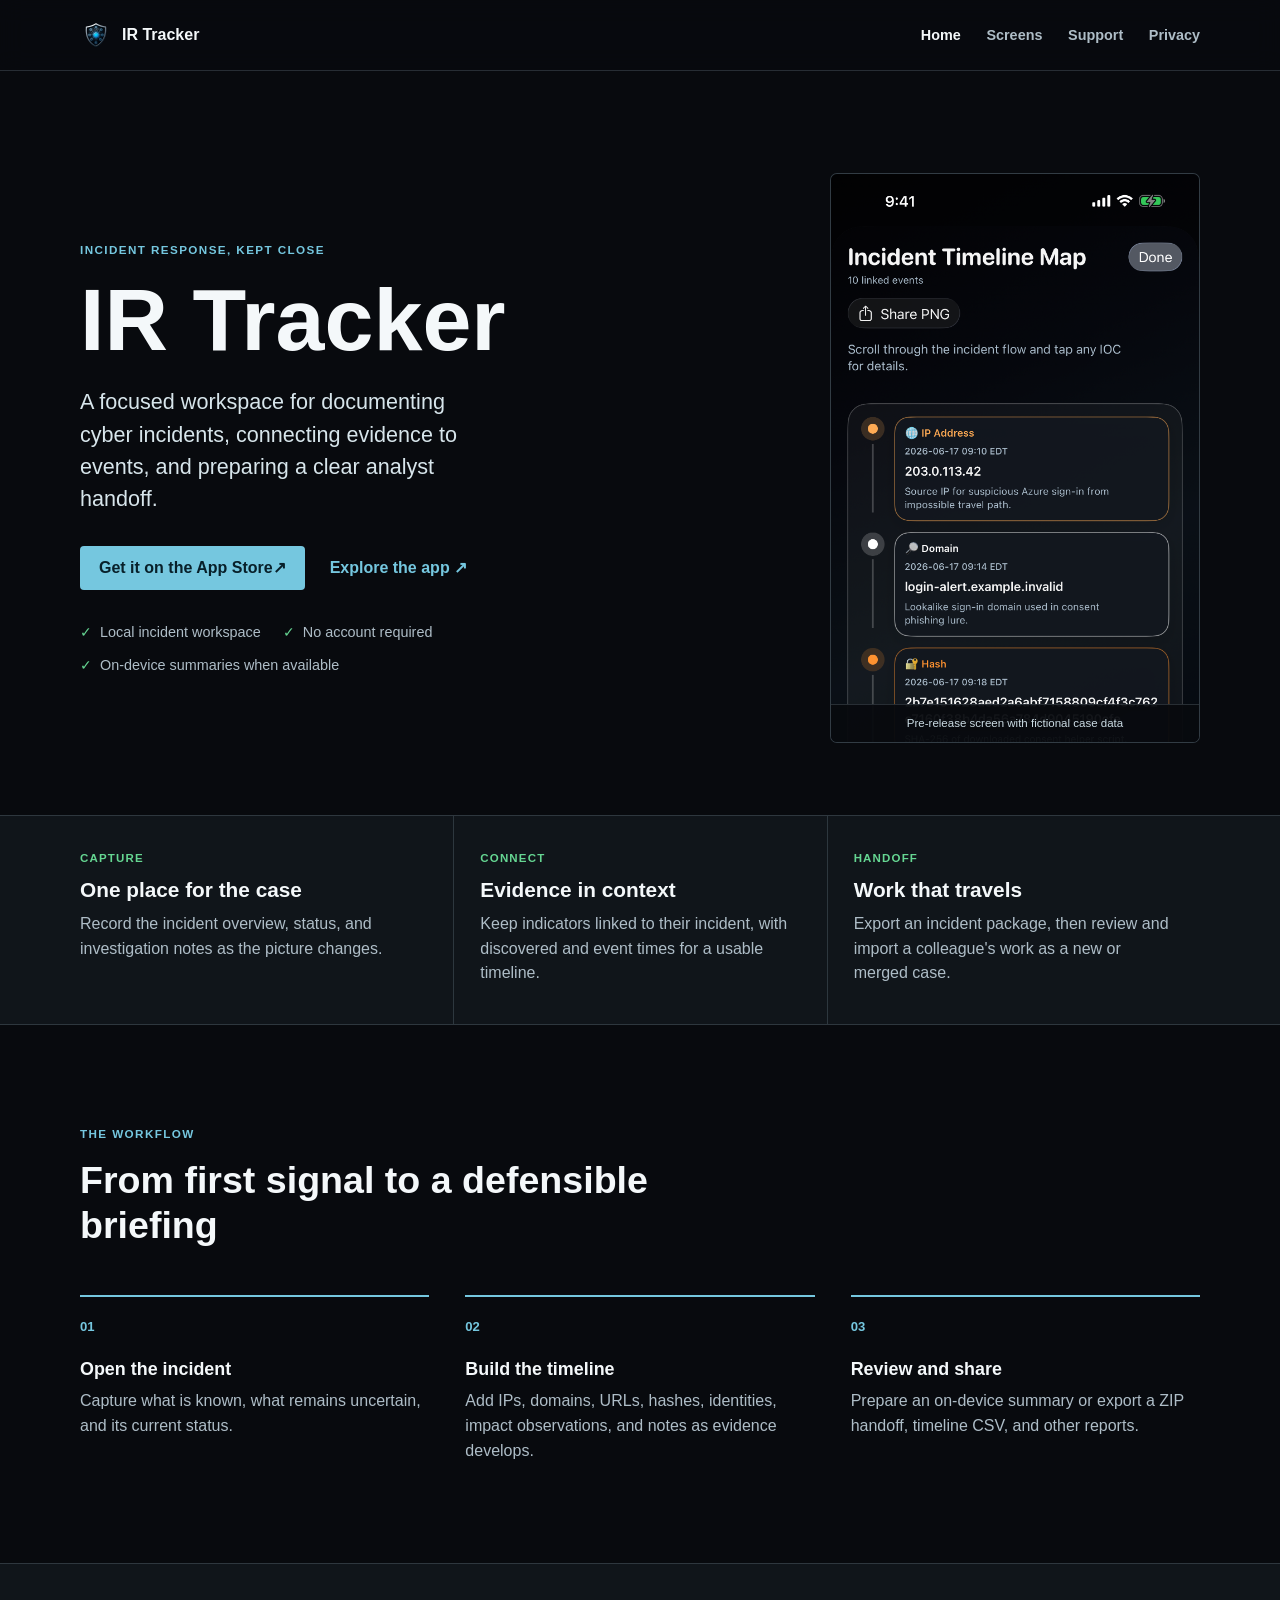
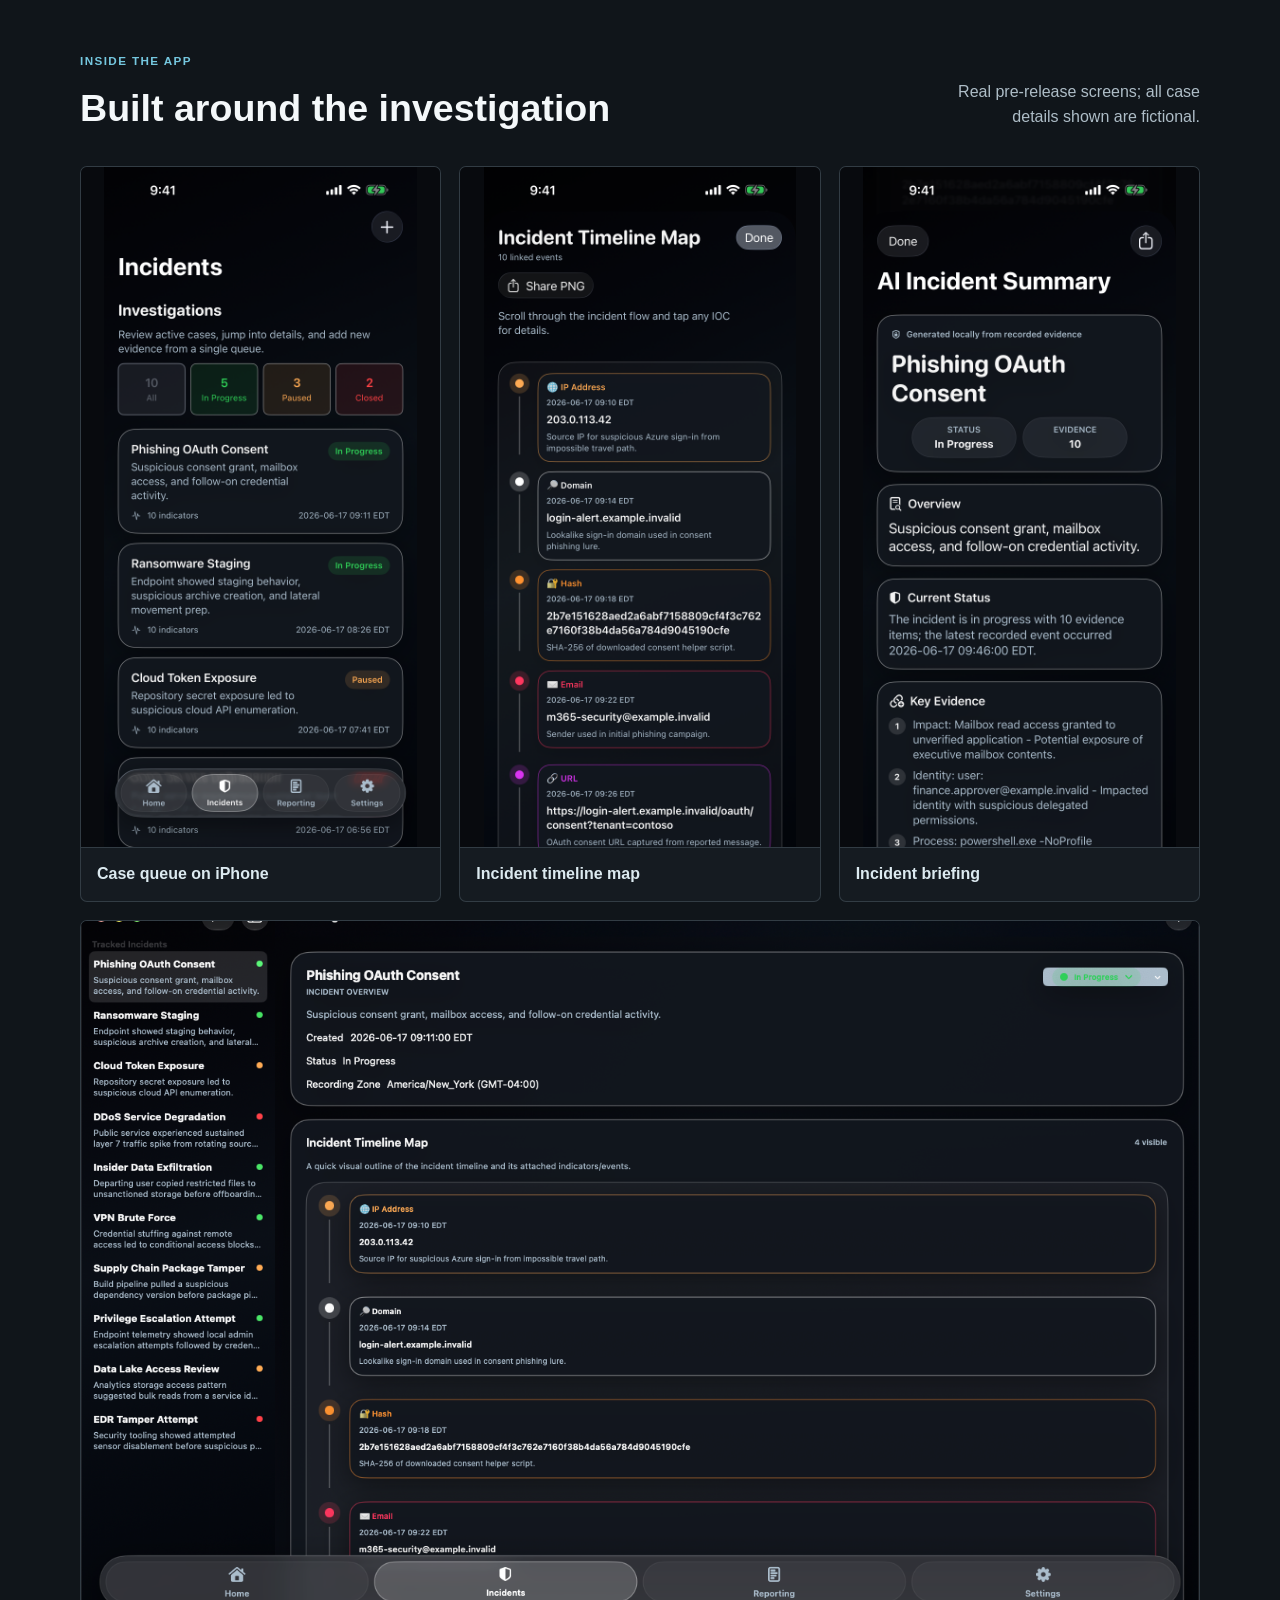
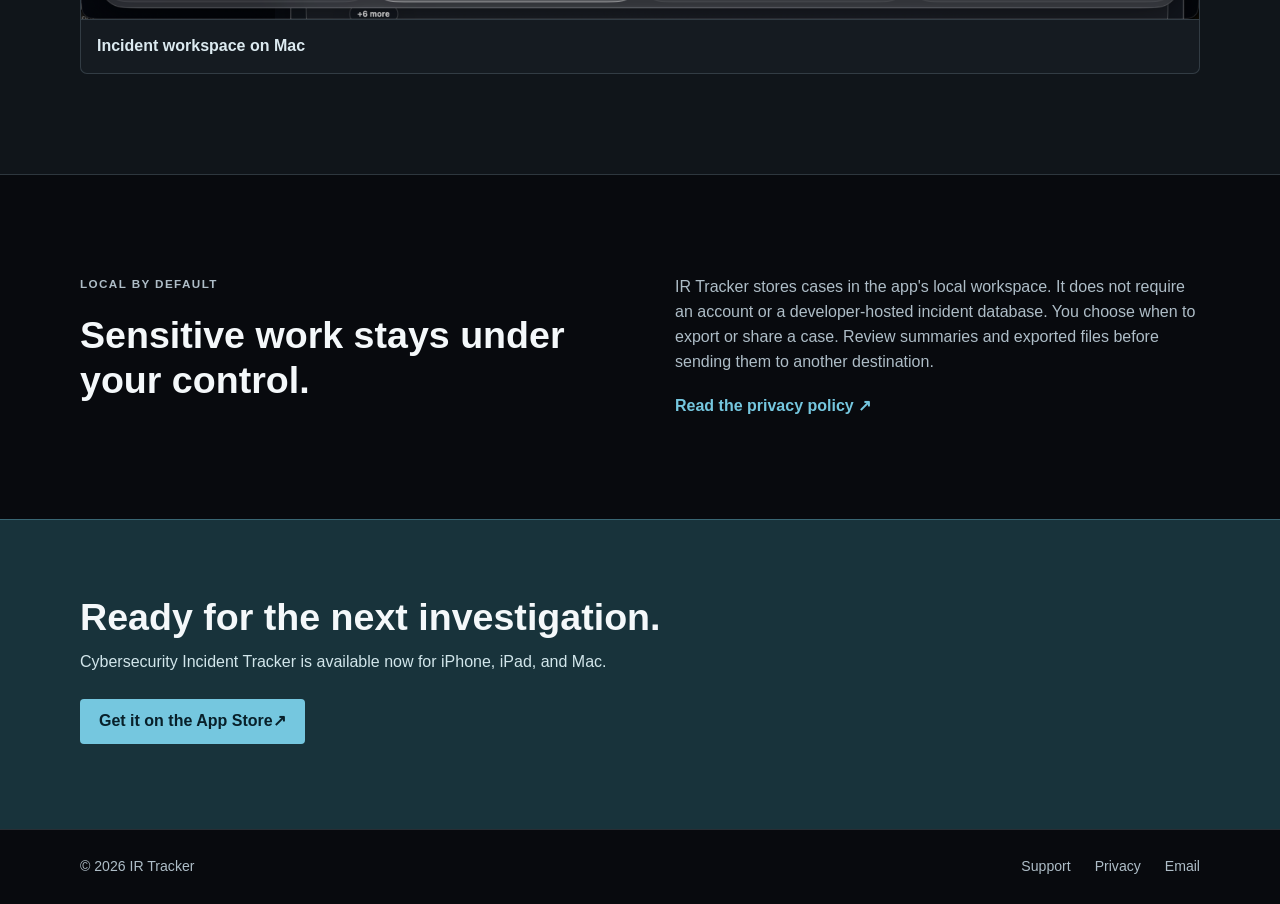
<file: index.html>
<!doctype html>
<html lang="en">
<head>
  <meta charset="utf-8">
  <meta name="viewport" content="width=device-width, initial-scale=1, viewport-fit=cover">
  <meta name="description" content="IR Tracker is a local-first incident response workspace for cases, evidence, timelines, on-device summaries, and analyst handoffs. Available now for iPhone, iPad, and Mac on the App Store.">
  <meta property="og:type" content="website">
  <meta property="og:title" content="IR Tracker | Cybersecurity Incident Tracker">
  <meta property="og:description" content="Keep the investigation, evidence, and handoff in one place.">
  <title>IR Tracker | Cybersecurity Incident Tracker</title>
  <link rel="icon" type="image/png" href="assets/app-icon.png">
  <link rel="apple-touch-icon" href="assets/app-icon.png">
  <link rel="stylesheet" href="styles.css?v=2">
</head>
<body>
  <header class="site-header">
    <div class="wrap header-inner">
      <a class="brand" href="index.html" aria-label="IR Tracker home"><img src="assets/app-icon.png" width="32" height="32" alt=""><span>IR Tracker</span></a>
      <nav aria-label="Main navigation"><a href="index.html" aria-current="page">Home</a><a href="#screens">Screens</a><a href="support.html">Support</a><a href="privacy.html">Privacy</a></nav>
    </div>
  </header>

  <main>
    <section class="intro wrap">
      <div class="intro-copy">
        <p class="eyebrow">Incident response, kept close</p>
        <h1>IR Tracker</h1>
        <p class="lead">A focused workspace for documenting cyber incidents, connecting evidence to events, and preparing a clear analyst handoff.</p>
        <div class="intro-actions"><a class="button" href="https://apps.apple.com/us/app/cybersecurity-incident-tracker/id6794006064" aria-label="Get Cybersecurity Incident Tracker on the App Store">Get it on the App Store <span aria-hidden="true">↗</span></a><a class="text-link" href="#screens">Explore the app <span aria-hidden="true">↗</span></a></div>
        <ul class="trust-list"><li>Local incident workspace</li><li>No account required</li><li>On-device summaries when available</li></ul>
      </div>
      <div class="intro-preview"><img src="assets/timeline.png" width="1320" height="2868" alt="IR Tracker timeline map connecting indicators and events for a fictional incident"><span>Pre-release screen with fictional case data</span></div>
    </section>

    <section class="feature-band">
      <div class="wrap feature-grid">
        <article><span class="feature-label">Capture</span><h2>One place for the case</h2><p>Record the incident overview, status, and investigation notes as the picture changes.</p></article>
        <article><span class="feature-label">Connect</span><h2>Evidence in context</h2><p>Keep indicators linked to their incident, with discovered and event times for a usable timeline.</p></article>
        <article><span class="feature-label">Handoff</span><h2>Work that travels</h2><p>Export an incident package, then review and import a colleague's work as a new or merged case.</p></article>
      </div>
    </section>

    <section class="section wrap workflow" id="workflow">
      <p class="eyebrow">The workflow</p><h2>From first signal to a defensible briefing</h2>
      <div class="steps"><div><span>01</span><h3>Open the incident</h3><p>Capture what is known, what remains uncertain, and its current status.</p></div><div><span>02</span><h3>Build the timeline</h3><p>Add IPs, domains, URLs, hashes, identities, impact observations, and notes as evidence develops.</p></div><div><span>03</span><h3>Review and share</h3><p>Prepare an on-device summary or export a ZIP handoff, timeline CSV, and other reports.</p></div></div>
    </section>

    <section class="screens-band" id="screens"><div class="wrap"><div class="section-heading"><div><p class="eyebrow">Inside the app</p><h2>Built around the investigation</h2></div><p>Real pre-release screens; all case details shown are fictional.</p></div><div class="screen-grid"><figure><img src="assets/incident.png" width="1320" height="2868" loading="lazy" alt="iPhone incident queue showing status and evidence counts for fictional cases"><figcaption>Case queue on iPhone</figcaption></figure><figure><img src="assets/timeline.png" width="1320" height="2868" loading="lazy" alt="iPhone timeline map showing evidence connected to a fictional incident"><figcaption>Incident timeline map</figcaption></figure><figure><img src="assets/summary.png" width="1320" height="2868" loading="lazy" alt="iPhone incident briefing with status, evidence, impact, and next action"><figcaption>Incident briefing</figcaption></figure><figure class="mac-screen"><img src="assets/mac-incident.png" width="1440" height="900" loading="lazy" alt="Mac incident workspace with case list and detailed timeline map"><figcaption>Incident workspace on Mac</figcaption></figure></div></div></section>

    <section class="section wrap privacy-note"><div><p class="eyebrow">Local by default</p><h2>Sensitive work stays under your control.</h2></div><div><p>IR Tracker stores cases in the app's local workspace. It does not require an account or a developer-hosted incident database. You choose when to export or share a case. Review summaries and exported files before sending them to another destination.</p><a class="text-link" href="privacy.html">Read the privacy policy <span aria-hidden="true">↗</span></a></div></section>
    <section class="closing"><div class="wrap"><h2>Ready for the next investigation.</h2><p>Cybersecurity Incident Tracker is available now for iPhone, iPad, and Mac.</p><a href="https://apps.apple.com/us/app/cybersecurity-incident-tracker/id6794006064" class="button" aria-label="Get Cybersecurity Incident Tracker on the App Store">Get it on the App Store <span aria-hidden="true">↗</span></a></div></section>
  </main>
  <footer><div class="wrap footer-inner"><span>© 2026 IR Tracker</span><div><a href="support.html">Support</a><a href="privacy.html">Privacy</a><a href="mailto:cyberirtracker@gmail.com">Email</a></div></div></footer>
</body>
</html>
</file>
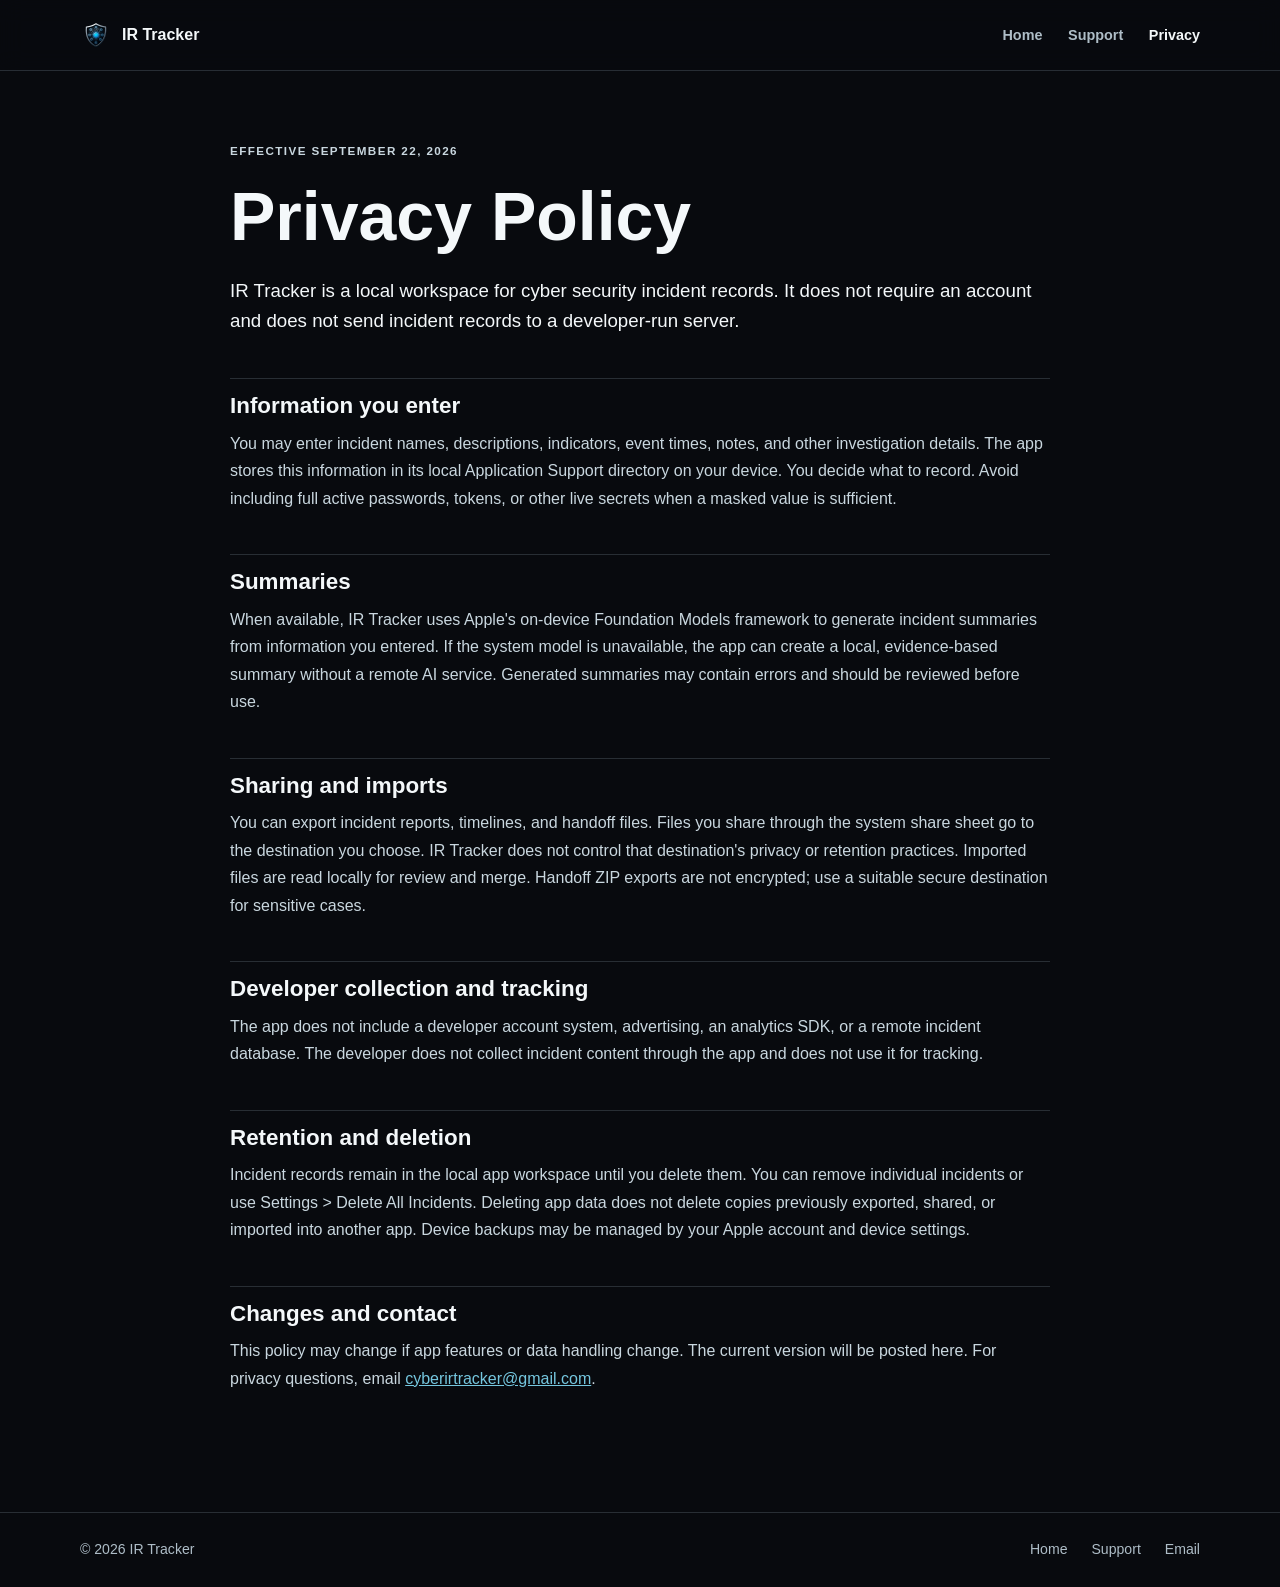
<file: privacy.html>
<!doctype html><html lang="en"><head><meta charset="utf-8"><meta name="viewport" content="width=device-width, initial-scale=1, viewport-fit=cover"><meta name="description" content="Privacy policy for IR Tracker."><title>Privacy Policy | IR Tracker</title><link rel="icon" type="image/png" href="assets/app-icon.png"><link rel="stylesheet" href="styles.css"></head><body>
<header class="site-header"><div class="wrap header-inner"><a class="brand" href="index.html"><img src="assets/app-icon.png" width="32" height="32" alt=""><span>IR Tracker</span></a><nav aria-label="Main navigation"><a href="index.html">Home</a><a href="support.html">Support</a><a href="privacy.html" aria-current="page">Privacy</a></nav></div></header>
<main class="document wrap"><p class="eyebrow">Effective September 22, 2026</p><h1>Privacy Policy</h1><p class="document-lead">IR Tracker is a local workspace for cyber security incident records. It does not require an account and does not send incident records to a developer-run server.</p>
<h2>Information you enter</h2><p>You may enter incident names, descriptions, indicators, event times, notes, and other investigation details. The app stores this information in its local Application Support directory on your device. You decide what to record. Avoid including full active passwords, tokens, or other live secrets when a masked value is sufficient.</p>
<h2>Summaries</h2><p>When available, IR Tracker uses Apple's on-device Foundation Models framework to generate incident summaries from information you entered. If the system model is unavailable, the app can create a local, evidence-based summary without a remote AI service. Generated summaries may contain errors and should be reviewed before use.</p>
<h2>Sharing and imports</h2><p>You can export incident reports, timelines, and handoff files. Files you share through the system share sheet go to the destination you choose. IR Tracker does not control that destination's privacy or retention practices. Imported files are read locally for review and merge. Handoff ZIP exports are not encrypted; use a suitable secure destination for sensitive cases.</p>
<h2>Developer collection and tracking</h2><p>The app does not include a developer account system, advertising, an analytics SDK, or a remote incident database. The developer does not collect incident content through the app and does not use it for tracking.</p>
<h2>Retention and deletion</h2><p>Incident records remain in the local app workspace until you delete them. You can remove individual incidents or use Settings &gt; Delete All Incidents. Deleting app data does not delete copies previously exported, shared, or imported into another app. Device backups may be managed by your Apple account and device settings.</p>
<h2>Changes and contact</h2><p>This policy may change if app features or data handling change. The current version will be posted here. For privacy questions, email <a href="mailto:cyberirtracker@gmail.com">cyberirtracker@gmail.com</a>.</p></main>
<footer><div class="wrap footer-inner"><span>© 2026 IR Tracker</span><div><a href="index.html">Home</a><a href="support.html">Support</a><a href="mailto:cyberirtracker@gmail.com">Email</a></div></div></footer></body></html>
</file>
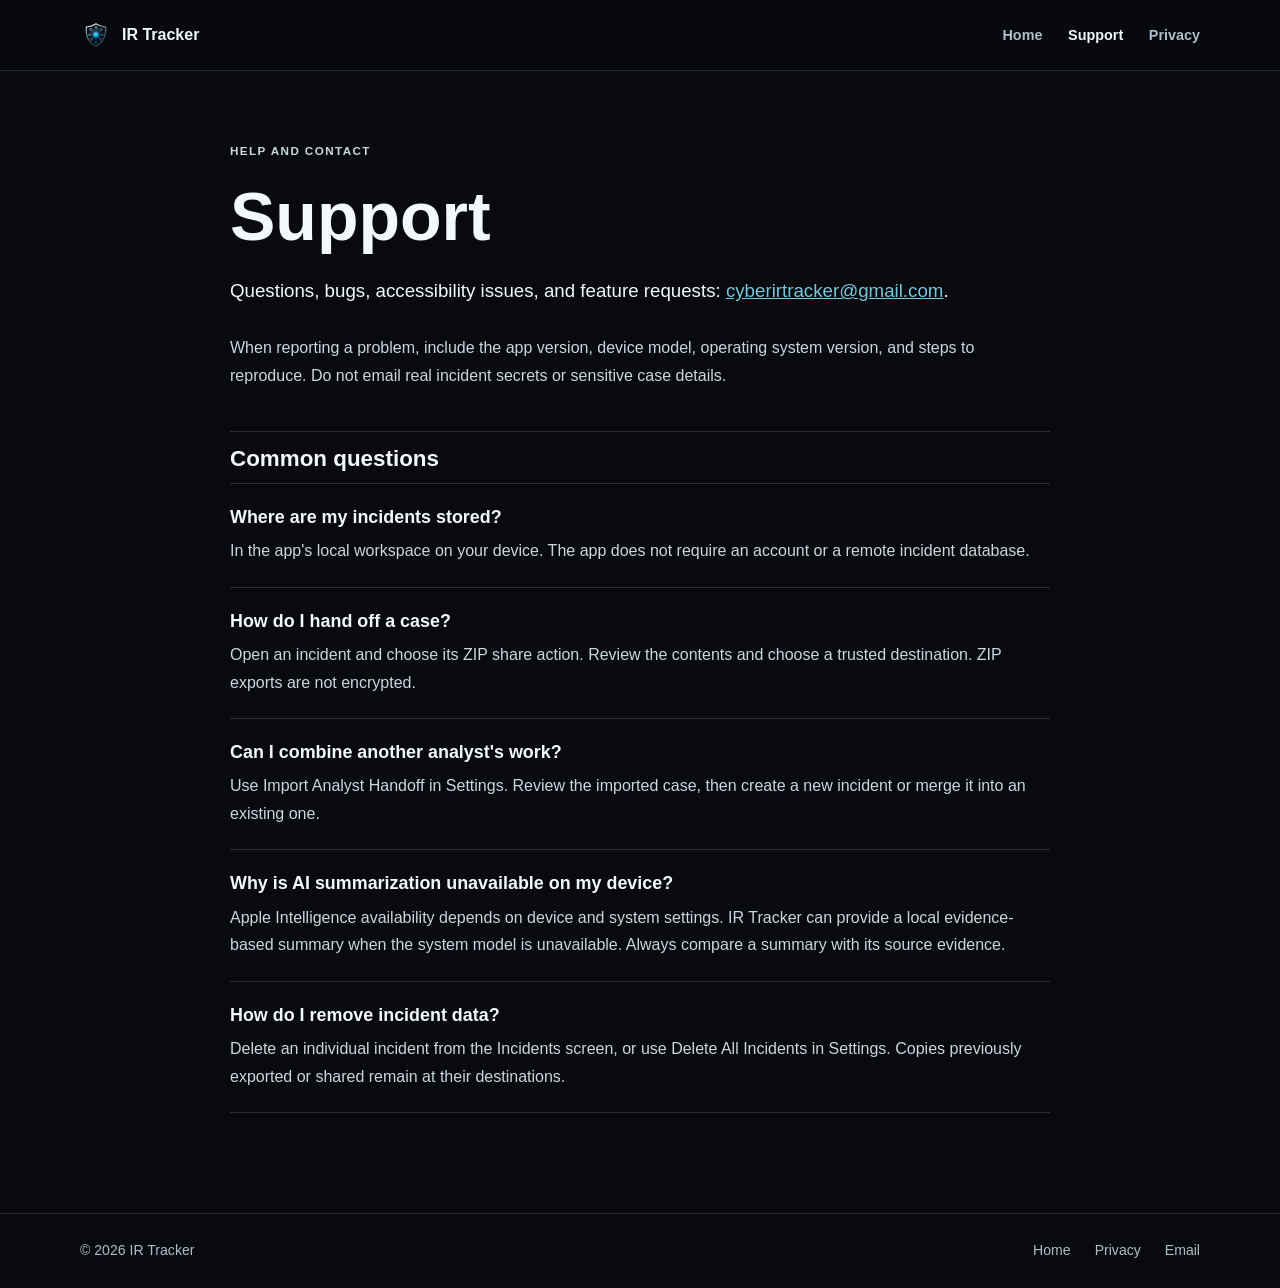
<file: support.html>
<!doctype html><html lang="en"><head><meta charset="utf-8"><meta name="viewport" content="width=device-width, initial-scale=1, viewport-fit=cover"><meta name="description" content="Support and common questions for IR Tracker."><title>Support | IR Tracker</title><link rel="icon" type="image/png" href="assets/app-icon.png"><link rel="stylesheet" href="styles.css"></head><body>
<header class="site-header"><div class="wrap header-inner"><a class="brand" href="index.html"><img src="assets/app-icon.png" width="32" height="32" alt=""><span>IR Tracker</span></a><nav aria-label="Main navigation"><a href="index.html">Home</a><a href="support.html" aria-current="page">Support</a><a href="privacy.html">Privacy</a></nav></div></header>
<main class="document wrap"><p class="eyebrow">Help and contact</p><h1>Support</h1><p class="document-lead">Questions, bugs, accessibility issues, and feature requests: <a href="mailto:cyberirtracker@gmail.com">cyberirtracker@gmail.com</a>.</p><p>When reporting a problem, include the app version, device model, operating system version, and steps to reproduce. Do not email real incident secrets or sensitive case details.</p>
<h2>Common questions</h2><div class="faq"><section><h3>Where are my incidents stored?</h3><p>In the app's local workspace on your device. The app does not require an account or a remote incident database.</p></section><section><h3>How do I hand off a case?</h3><p>Open an incident and choose its ZIP share action. Review the contents and choose a trusted destination. ZIP exports are not encrypted.</p></section><section><h3>Can I combine another analyst's work?</h3><p>Use Import Analyst Handoff in Settings. Review the imported case, then create a new incident or merge it into an existing one.</p></section><section><h3>Why is AI summarization unavailable on my device?</h3><p>Apple Intelligence availability depends on device and system settings. IR Tracker can provide a local evidence-based summary when the system model is unavailable. Always compare a summary with its source evidence.</p></section><section><h3>How do I remove incident data?</h3><p>Delete an individual incident from the Incidents screen, or use Delete All Incidents in Settings. Copies previously exported or shared remain at their destinations.</p></section></div></main>
<footer><div class="wrap footer-inner"><span>© 2026 IR Tracker</span><div><a href="index.html">Home</a><a href="privacy.html">Privacy</a><a href="mailto:cyberirtracker@gmail.com">Email</a></div></div></footer></body></html>
</file>
<file: styles.css>
:root{color-scheme:dark;--bg:#080a0e;--surface:#151b21;--surface2:#1c252b;--text:#f4f8fa;--muted:#aebdc7;--line:rgba(180,211,225,.18);--cyan:#75c7df;--green:#65d692;--amber:#e9bd69}
*{box-sizing:border-box}
html{scroll-behavior:smooth}
body{margin:0;background:var(--bg);color:var(--text);font:16px/1.55 "Avenir Next","SF Pro Display","Segoe UI",sans-serif;-webkit-text-size-adjust:100%}
img{max-width:100%;display:block}
a{color:var(--cyan)}
a:hover{color:#b0e8f5}
a:focus-visible{outline:2px solid var(--amber);outline-offset:4px}
.wrap{width:min(1120px,calc(100% - 40px));margin-inline:auto}
.site-header{position:sticky;top:0;z-index:10;background:rgba(8,10,14,.93);border-bottom:1px solid var(--line);backdrop-filter:blur(12px);padding-top:env(safe-area-inset-top,0px)}
.header-inner{min-height:70px;display:flex;align-items:center;justify-content:space-between;gap:20px}
.brand{display:inline-flex;align-items:center;gap:10px;color:var(--text);text-decoration:none;font-weight:750;white-space:nowrap}
.brand img{border-radius:7px}
nav{display:flex;align-items:center;gap:clamp(12px,2vw,28px);flex-wrap:wrap}
nav a{color:var(--muted);text-decoration:none;font-size:.9rem;font-weight:600}
nav a[aria-current],nav a:hover{color:var(--text)}
h1,h2,h3,p{margin:0}
h1{font-size:clamp(3rem,7vw,5.5rem);line-height:1.05;letter-spacing:0}
h2{font-size:clamp(1.65rem,3vw,2.35rem);line-height:1.18}
h3{font-size:1.12rem;line-height:1.3}
.eyebrow{color:var(--cyan);text-transform:uppercase;font-size:.73rem;letter-spacing:.12em;font-weight:800;margin-bottom:15px}
.intro{display:grid;grid-template-columns:minmax(0,1fr) minmax(250px,370px);align-items:center;gap:clamp(36px,7vw,100px);padding-block:clamp(58px,8vw,112px) 72px}
.intro-copy{max-width:610px}
.lead{font-size:clamp(1.12rem,2vw,1.35rem);color:#d7e5eb;max-width:34ch;margin-top:20px;line-height:1.5}
.intro-actions{display:flex;flex-wrap:wrap;align-items:center;gap:25px;margin-top:30px}
.availability{display:inline-flex;align-items:center;min-height:42px;padding:8px 14px;border:1px solid rgba(101,214,146,.42);background:rgba(101,214,146,.11);color:#b3f0cb;font-size:.9rem;font-weight:700}
.availability:before{content:"";width:7px;height:7px;background:var(--green);border-radius:50%;margin-right:9px}
.text-link{text-decoration:none;font-weight:700}
.trust-list{display:flex;flex-wrap:wrap;gap:10px 22px;color:var(--muted);font-size:.9rem;padding:0;margin:31px 0 0;list-style:none}
.trust-list li:before{content:"✓";color:var(--green);margin-right:8px}
.intro-preview{height:min(570px,58vw);min-height:380px;position:relative;overflow:hidden;border:1px solid var(--line);border-radius:7px;background:var(--surface)}
.intro-preview img{width:100%;height:100%;object-fit:cover;object-position:top}
.intro-preview span{position:absolute;bottom:0;left:0;right:0;background:rgba(8,10,14,.95);border-top:1px solid var(--line);color:#cbdce4;font-size:.72rem;padding:10px 14px;text-align:center}
.feature-band{border-block:1px solid var(--line);background:#10151a}
.feature-grid{display:grid;grid-template-columns:repeat(3,minmax(0,1fr))}
.feature-grid article{padding:34px 26px 38px 0}
.feature-grid article+article{border-left:1px solid var(--line);padding-left:26px}
.feature-label{display:block;color:var(--green);font-size:.72rem;text-transform:uppercase;letter-spacing:.1em;font-weight:800;margin-bottom:10px}
.feature-grid h2{font-size:1.3rem;margin-bottom:9px}
.feature-grid p,.steps p,.section-heading>p,.privacy-note p{color:var(--muted)}
.section{padding-block:100px}
.workflow h2{max-width:650px}
.steps{display:grid;grid-template-columns:repeat(3,minmax(0,1fr));gap:36px;margin-top:48px}
.steps div{border-top:2px solid var(--cyan);padding-top:17px}
.steps span{color:var(--cyan);font-size:.82rem;font-weight:800}
.steps h3{margin:19px 0 8px}
.screens-band{padding:88px 0 100px;background:#10151a;border-block:1px solid var(--line)}
.section-heading{display:flex;justify-content:space-between;align-items:end;gap:32px;margin-bottom:36px}
.section-heading>p{max-width:28ch;text-align:right}
.screen-grid{display:grid;grid-template-columns:repeat(3,minmax(0,1fr));gap:18px}
figure{min-width:0;margin:0;background:var(--surface);border:1px solid var(--line);border-radius:7px;overflow:hidden}
figure img{width:100%;height:680px;object-fit:contain;background:#080a0e}
figure.mac-screen{grid-column:1/-1}
figure.mac-screen img{height:auto;aspect-ratio:16/10}
figcaption{padding:14px 16px;color:#dceaf0;font-weight:700;border-top:1px solid var(--line)}
.privacy-note{display:grid;grid-template-columns:1fr 1fr;gap:70px}
.privacy-note p{margin:0 0 20px}
.closing{padding:75px 0 85px;background:#18333b;border-top:1px solid rgba(117,199,223,.34)}
.closing h2{margin-bottom:10px}
.closing p{color:#d2e6eb;margin-bottom:25px}
.button{display:inline-flex;padding:10px 19px;min-height:44px;align-items:center;background:var(--cyan);color:#08202a;font-weight:800;text-decoration:none;border-radius:4px}
.button:hover{background:#aee5f1;color:#08202a}
footer{border-top:1px solid var(--line);color:var(--muted);padding:26px 0 calc(26px + env(safe-area-inset-bottom,0px));font-size:.88rem}
.footer-inner,.footer-inner div{display:flex;justify-content:space-between;gap:24px;flex-wrap:wrap}
footer a{color:var(--muted);text-decoration:none}
.document{max-width:820px;padding-block:70px 100px;min-height:70vh}
.document h1{font-size:clamp(2.6rem,6vw,4.25rem);margin-bottom:24px}
.document p{color:#c9d7df;line-height:1.72;margin-bottom:20px}
.document .document-lead{font-size:1.17rem;color:var(--text);line-height:1.6;margin-bottom:28px}
.document h2{font-size:1.4rem;margin:42px 0 10px;padding-top:14px;border-top:1px solid var(--line)}
.faq{border-top:1px solid var(--line)}
.faq section{padding:22px 0;border-bottom:1px solid var(--line)}
.faq h3{margin-bottom:8px}
.faq p{margin:0}
@media(max-width:760px){.header-inner{align-items:start;flex-direction:column;padding-block:13px;gap:9px}nav{width:100%;gap:17px}.intro{grid-template-columns:1fr;padding-top:48px;gap:37px}.intro-preview{width:min(400px,100%);height:480px;min-height:0}.feature-grid,.steps,.screen-grid,.privacy-note{grid-template-columns:1fr}.feature-grid article,.feature-grid article+article{border-left:0;border-top:1px solid var(--line);padding:22px 0}.section{padding-block:64px}.steps{gap:27px;margin-top:33px}.screens-band{padding-block:64px}.section-heading{display:block}.section-heading>p{text-align:left;margin-top:16px}.screen-grid{grid-template-columns:repeat(2,minmax(0,1fr))}.screen-grid figure:first-child{grid-column:1/-1}.privacy-note{gap:24px}}
@media(max-width:480px){.wrap{width:calc(100% - 32px)}.screen-grid{grid-template-columns:1fr}.screen-grid figure:first-child{grid-column:auto}figure img{height:580px}figure.mac-screen img{height:auto;aspect-ratio:16/10}.intro-preview{height:430px}nav{gap:13px}nav a{font-size:.84rem}}
</file>
